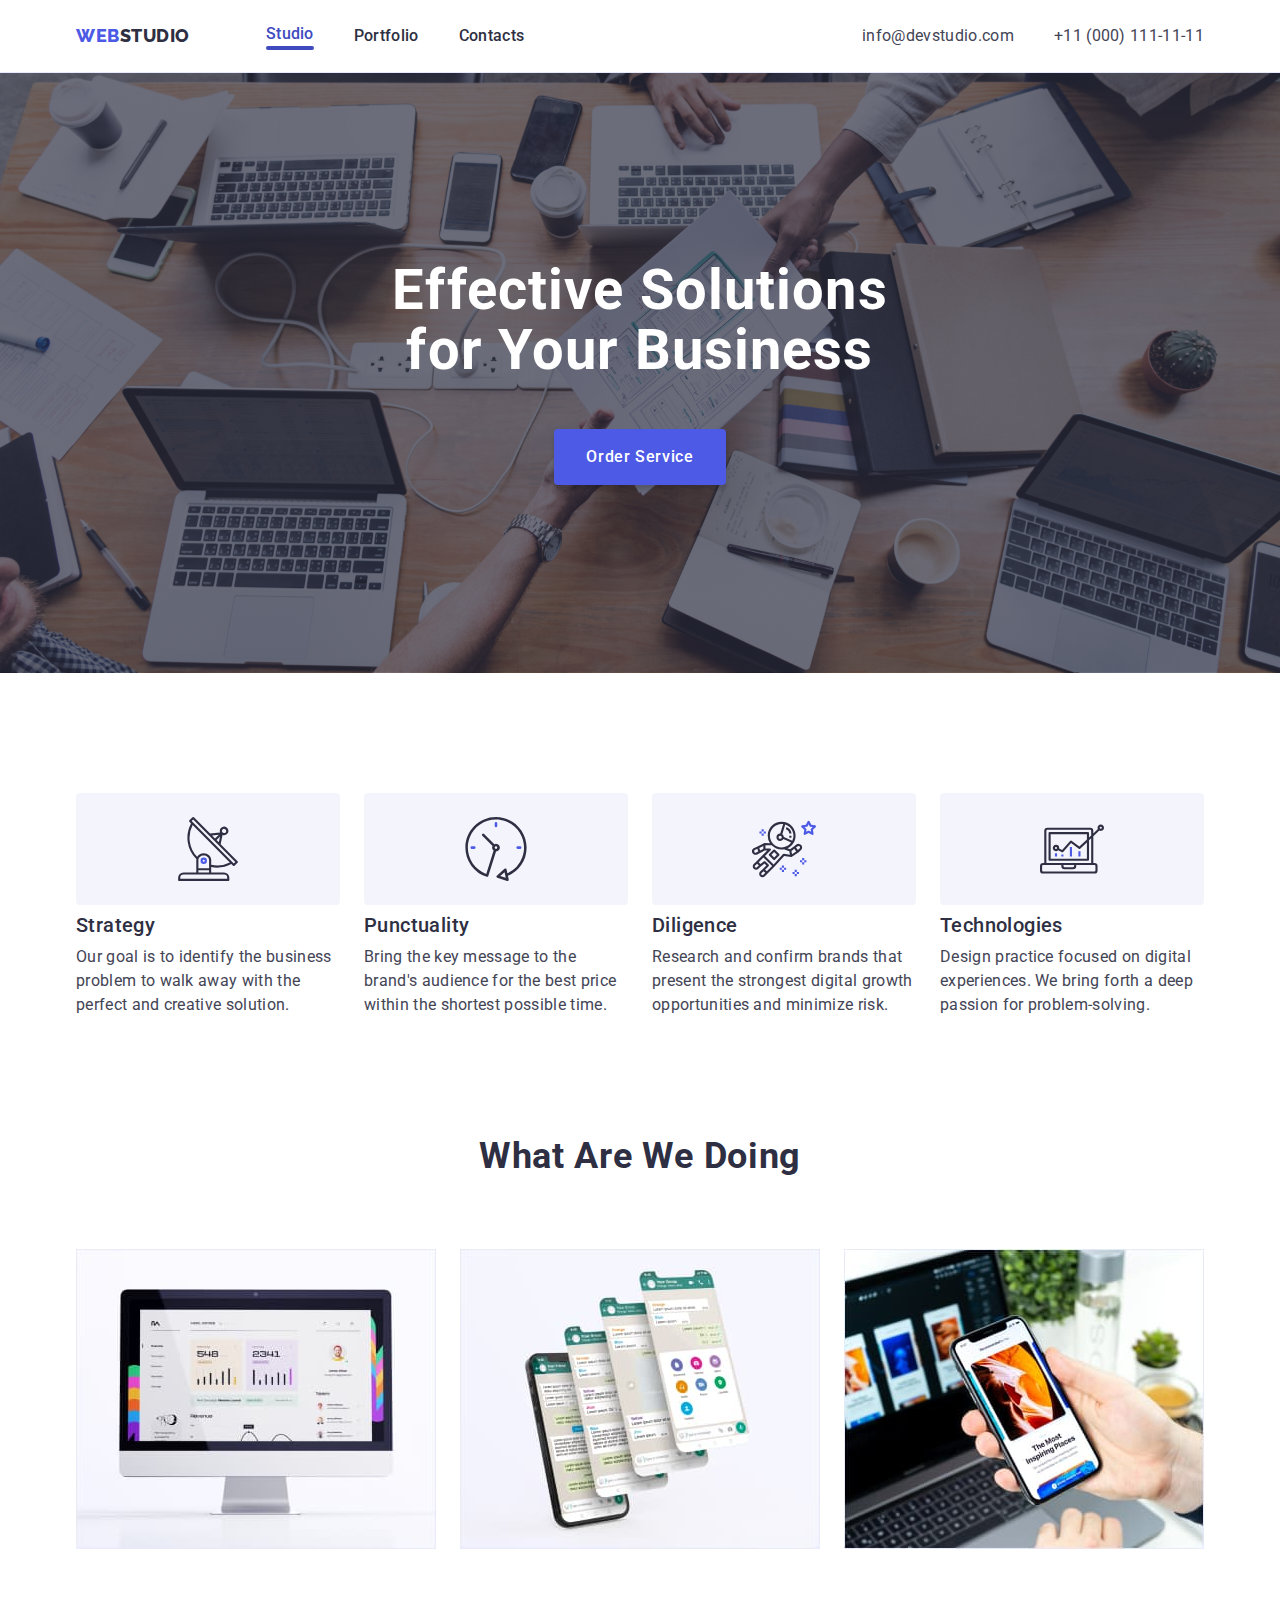
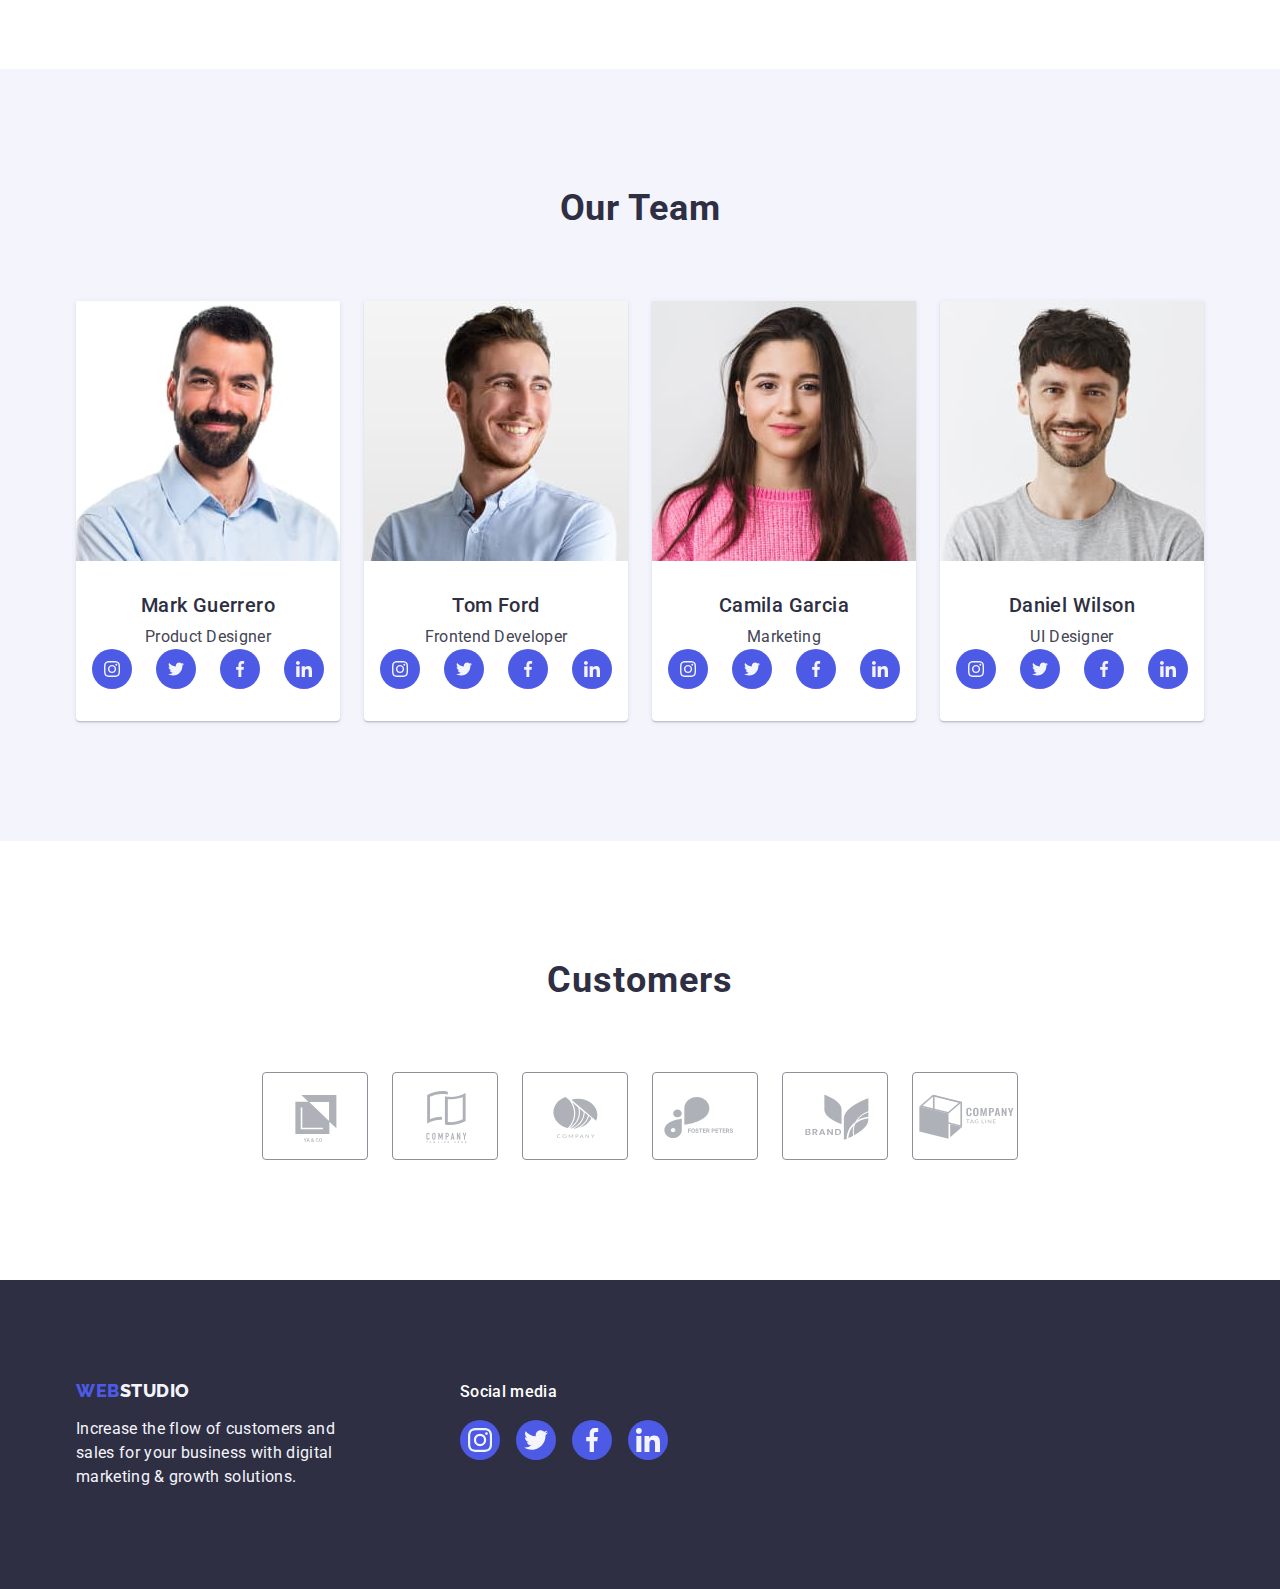
<file: index.html>
<!DOCTYPE html>
<html lang="en">
<head>
    <meta charset="UTF-8">
    <meta http-equiv="X-UA-Compatible" content="IE=edge">
    <meta name="viewport" content="width=device-width, initial-scale=1.0">
    <title>Main page</title>
    <link rel="preconnect" href="https://fonts.googleapis.com">
<link rel="preconnect" href="https://fonts.gstatic.com" crossorigin>
<link href="https://fonts.googleapis.com/css2?family=Raleway:wght@700;800&family=Roboto:wght@400;500;700;900&display=swap" rel="stylesheet">
<link rel="stylesheet" href="https://cdnjs.cloudflare.com/ajax/libs/modern-normalize/1.1.0/modern-normalize.min.css">
<link rel="stylesheet" href="css/styles.css">
</head>

<body>
    <!--Header-->
    <header class="header-section">
        <div class="header-container container">
    <nav class="logo-nav">
        <a class="logo-link link" href="./index.html" >Web<span class="logo-link-dark">Studio</span></a>

    <ul class="site-nav list">
        <li class="item"><a class="menu-link link active" href="./index.html">Studio</a></li>
        <li class="item"><a class="menu-link link" href="./portfolio.html">Portfolio</a></li>
        <li class="item"><a class="menu-link link" href="">Contacts</a></li>
    </ul>
    </nav>

<!--Contact details-->
    <address class="contact">
    <ul class="contact-list list">
    <li class="contact-item">
<a class="contact-link link" href="mailto:info@devstudio.com">info@devstudio.com</a>
    </li>   
    <li class="contact-item">
        <a class="contact-link link" href="tel:+110001111111">+11 (000) 111-11-11</a>
    </li>
    </ul>
    </address>
    </div>
    </header>

    <!--Hero-->
    <main>
        <section class="hero-section">
            <div class="hero-container container">
            <h1 class="hero-title">Effective Solutions for Your Business</h1>
            <button class="order-btn" type="button" data-modal-open >Order Service</button>
        </div>
        </section>

    <!--Our features-->
    <section class="features-section">
        <div class="container">
        <h2 class="visually-hidden">Our features</h2>
        <!--List of features-->
            <ul class="features-list list">
            <li class="features-item">
                <div class="features-svg-wrapper">
                <svg class="features-svg" width="64" height="64">
                    <use href="./images/icon.svg#icon-antenna"></use>
                </svg>
                </div>
            <h3 class="features-title">Strategy</h3>
            <p class="features-text">
                Our goal is to identify the business
problem to walk away with the perfect and creative solution. </p>
            </li>
            <li class="features-item">
                <div class="features-svg-wrapper">
                    <svg class="features-svg" width="64" height="64">
                        <use href="./images/icon.svg#icon-clock"></use>
                    </svg>
                    </div>
                <h3 class="features-title">Punctuality</h3>
                <p class="features-text">
                    Bring the key message to the brand's audience 
for the best price within the shortest possible time.</p>
            </li>
            <li class="features-item">
                <div class="features-svg-wrapper">
                    <svg class="features-svg" width="64" height="64">
                        <use href="./images/icon.svg#icon-astronaut"></use>
                    </svg>
                    </div>
                <h3 class="features-title">Diligence</h3>
                <p class="features-text">
                    Research and confirm brands that present the strongest 
digital growth opportunities and minimize risk.</p>
            </li>
            <li class="features-item">
                <div class="features-svg-wrapper">
                    <svg class="features-svg" width="64" height="64">
                        <use href="./images/icon.svg#icon-diagram"></use>
                    </svg>
                    </div>
                <h3 class="features-title">Technologies</h3>
                <p class="features-text">
                    Design practice focused on digital experiences. 
We bring forth a deep passion for problem-solving.</p>
            </li>
        </ul>
    </div>
    </section>
    <!--What are we doing?-->
    <section class="what-section">
        <div class="container">
        <h2 class="what-title">What are we doing</h2>
        <ul class="what-list list">
            <li class="what-element">
                <img src="./images/laptop.jpg" 
                alt="laptop" 
                width="360"/>
            </li>
            <li class="what-element">
                <img src="./images/phone.jpg" 
                alt="smartphone" 
                width="360"/>
            </li>
            <li class="what-element">
                <img src="./images/smartphone.jpg" 
                alt="iphone"
                width="360"/>
                </li>
        </ul>
    </div>
    </section>
<!--Our Team-->
<section class="team-section">
    <div class="team-container container">
    <h2 class="what-title">Our Team</h2>
    <ul class="employee-list list">
        <li class="employee-card"><img src="./images/mark.jpg" alt="first employee photo" width="264">
        <div class="team-card"><h3 class="features-title">Mark Guerrero</h3>
    <p class="features-text">Product Designer</p>
    <!--SOCIAL MEDIA LINKS-->
    <!--Insta-->
    <ul class="team-social-list list">
        <li class="team-social-item">
          <a class="team-social-link" href="">
            <svg class="team-social-svg" width="16" height="16">
              <use href="./images/icon.svg#icon-instagram"></use>
            </svg>
          </a>
        </li>
        <!--Twitter-->
        <li class="team-social-item">
            <a class="team-social-link" href="">
            <svg class="team-social-svg" width="16" height="16">
                <use href="./images/icon.svg#icon-twitter"></use>
            </svg>
            </a>
        </li>
        <!--Facebook-->
        <li class="team-social-item">
            <a class="team-social-link" href="">
            <svg class="team-social-svg" width="16" height="16">
                <use href="./images/icon.svg#icon-facebook"></use>
            </svg>
            </a>
        </li>
        <!--LinkedIn-->
        <li class="team-social-item">
            <a class="team-social-link" href="">
            <svg class="team-social-svg" width="16" height="16">
                <use href="./images/icon.svg#icon-linkedin"></use>
            </svg>
            </a>
            </li>

            </ul>
            </div>
            </li>

        <li class="employee-card"><img src="./images/tom.jpg" alt="second employee photo" width="264">
            <div class="team-card"><h3 class="features-title">Tom Ford</h3>
            <p class="features-text">Frontend Developer</p>
            <!--SOCIAL MEDIA LINKS-->
    <!--Insta-->
    <ul class="team-social-list list">
        <li class="team-social-item">
          <a class="team-social-link" href="">
            <svg class="team-social-svg" width="16" height="16">
              <use href="./images/icon.svg#icon-instagram"></use>
            </svg>
          </a>
        </li>
        <!--Twitter-->
        <li class="team-social-item">
            <a class="team-social-link" href="">
            <svg class="team-social-svg" width="16" height="16">
                <use href="./images/icon.svg#icon-twitter"></use>
            </svg>
            </a>
        </li>
        <!--Facebook-->
        <li class="team-social-item">
            <a class="team-social-link" href="">
            <svg class="team-social-svg" width="16" height="16">
                <use href="./images/icon.svg#icon-facebook"></use>
            </svg>
            </a>
        </li>
        <!--LinkedIn-->
        <li class="team-social-item">
            <a class="team-social-link" href="">
            <svg class="team-social-svg" width="16" height="16">
                <use href="./images/icon.svg#icon-linkedin"></use>
            </svg>
            </a>
            </li>

            </ul>
        </div>
        </li>
        <li class="employee-card"><img src="./images/camila.jpg" alt="third employee photo" width="264">
        <div class="team-card"><h3 class="features-title">Camila Garcia</h3>
            <p class="features-text">Marketing</p>
        <!--SOCIAL MEDIA LINKS-->
    <!--Insta-->
    <ul class="team-social-list list">
        <li class="team-social-item">
          <a class="team-social-link" href="">
            <svg class="team-social-svg" width="16" height="16">
              <use href="./images/icon.svg#icon-instagram"></use>
            </svg>
          </a>
        </li>
        <!--Twitter-->
        <li class="team-social-item">
            <a class="team-social-link" href="">
            <svg class="team-social-svg" width="16" height="16">
                <use href="./images/icon.svg#icon-twitter"></use>
            </svg>
            </a>
        </li>
        <!--Facebook-->
        <li class="team-social-item">
            <a class="team-social-link" href="">
            <svg class="team-social-svg" width="16" height="16">
                <use href="./images/icon.svg#icon-facebook"></use>
            </svg>
            </a>
        </li>
        <!--LinkedIn-->
        <li class="team-social-item">
            <a class="team-social-link" href="">
            <svg class="team-social-svg" width="16" height="16">
                <use href="./images/icon.svg#icon-linkedin"></use>
            </svg>
            </a>
            </li>

            </ul>
        </div>
        </li>
        <li class="employee-card"><img src="./images/daniel.jpg" alt="fourth employee photo" width="264">
        <div class="team-card"><h3 class="features-title">Daniel Wilson</h3>
            <p class="features-text">UI Designer</p>
            <!--SOCIAL MEDIA LINKS-->
    <!--Insta-->
    <ul class="team-social-list list">
        <li class="team-social-item">
          <a class="team-social-link" href="">
            <svg class="team-social-svg" width="16" height="16">
              <use href="./images/icon.svg#icon-instagram"></use>
            </svg>
          </a>
        </li>
        <!--Twitter-->
        <li class="team-social-item">
            <a class="team-social-link" href="">
            <svg class="team-social-svg" width="16" height="16">
                <use href="./images/icon.svg#icon-twitter"></use>
            </svg>
            </a>
        </li>
        <!--Facebook-->
        <li class="team-social-item">
            <a class="team-social-link" href="">
            <svg class="team-social-svg" width="16" height="16">
                <use href="./images/icon.svg#icon-facebook"></use>
            </svg>
            </a>
        </li>
        <!--LinkedIn-->
        <li class="team-social-item">
            <a class="team-social-link" href="">
            <svg class="team-social-svg" width="16" height="16">
                <use href="./images/icon.svg#icon-linkedin"></use>
            </svg>
            </a>
            </li>

            </ul>
        </div>
        </li>
    </ul>
</div>
</section>


<section class="customers-section section">
    <div class="container">
        <h2 class="customers-title">Customers</h2>
        <ul class="customers-list list">
            <li class="customers-item">
                <a class="customers-link link" href="">
                    <svg class="customers-svg" width="104" height="56">
                        <use href="./images/icon.svg#icon-logo-1"></use>
                      </svg>
                        </a>
        </li>
        <li class="customers-item">
            <a class="customers-link link" href="">
                <svg class="customers-svg" width="104" height="56">
                    <use href="./images/icon.svg#icon-logo-2"></use>
                  </svg>
            </a>
            </li>
    <li class="customers-item">
        <a class="customers-link link" href="">
            <svg class="customers-svg" width="104" height="56">
                <use href="./images/icon.svg#icon-logo-3"></use>
              </svg>
             </a>
            </li>   
            <li class="customers-item">
                <a class="customers-link link" href="">
                    <svg class="customers-svg" width="104" height="56">
                        <use href="./images/icon.svg#icon-logo-4"></use>
                      </svg>
                </a>
            </li>
            
            <li class="customers-item">
                <a class="customers-link link" href="">
                    <svg class="customers-svg" width="104" height="56">
                        <use href="./images/icon.svg#icon-logo-5"></use>
                      </svg>
                </a>
                </li>
                <li class="customers-item">
                    <a class="customers-link link" href="">
                        <svg class="customers-svg" width="104" height="56">
                            <use href="./images/icon.svg#icon-logo-6"></use>
                          </svg>
                    </a>
                </li>
            </ul>
    </div>
</section>
</main>

<!--Footer-->
<footer class="footer-section">
    <div class="footer-container container">
    <div class="footer-left">
    <a class="logo-footer link" href="./index.html">Web<span class="logo-link-light">Studio</span></a>
 <p class="footer-text">Increase the flow of customers and sales for your business with digital marketing 
    & growth solutions.</p>
</div>

<div class="footer-right">
    <p class="footer-social-title">Social media</p>
    <ul class="team-social-list list">
        <li class="team-social-item">
            <a class="team-social-link" href="">
                <svg class="team-social-svg" width="24" height="24">
                <use href="./images/icon.svg#icon-instagram"></use>
                </svg>
            </a></li>
            <li class="team-social-item">
                <a class="team-social-link" href="">
                    <svg class="team-social-svg" width="24" height="24">
                    <use href="./images/icon.svg#icon-twitter"></use>
                    </svg>
                </a></li>
            <li class="team-social-item">
                <a class="team-social-link" href="">
                    <svg class="team-social-svg" width="24" height="24">
                    <use href="./images/icon.svg#icon-facebook"></use>
                    </svg>
                </a></li>
                <li class="team-social-item">
                    <a class="team-social-link" href="">
                        <svg class="team-social-svg" width="24" height="24">
                        <use href="./images/icon.svg#icon-linkedin"></use>
                        </svg>
                    </a></li>

    </ul>
</div>
</div>
</footer>

<!--Modal window-->

<!-- modal-window -->
<div class="backdrop is-hidden" data-modal>
    <div class="modal">
      <button type="button" class="close-modal" data-modal-close>
        <svg class="close-modal-icon" width="8" height="8">
          <use href="./images/icon.svg#icon-close-black"></use>
        </svg>
      </button>
    </div>
  </div>

  <script src="./js/modal.js"></script>

<!--Modal window-->
</body>

</html>
</file>
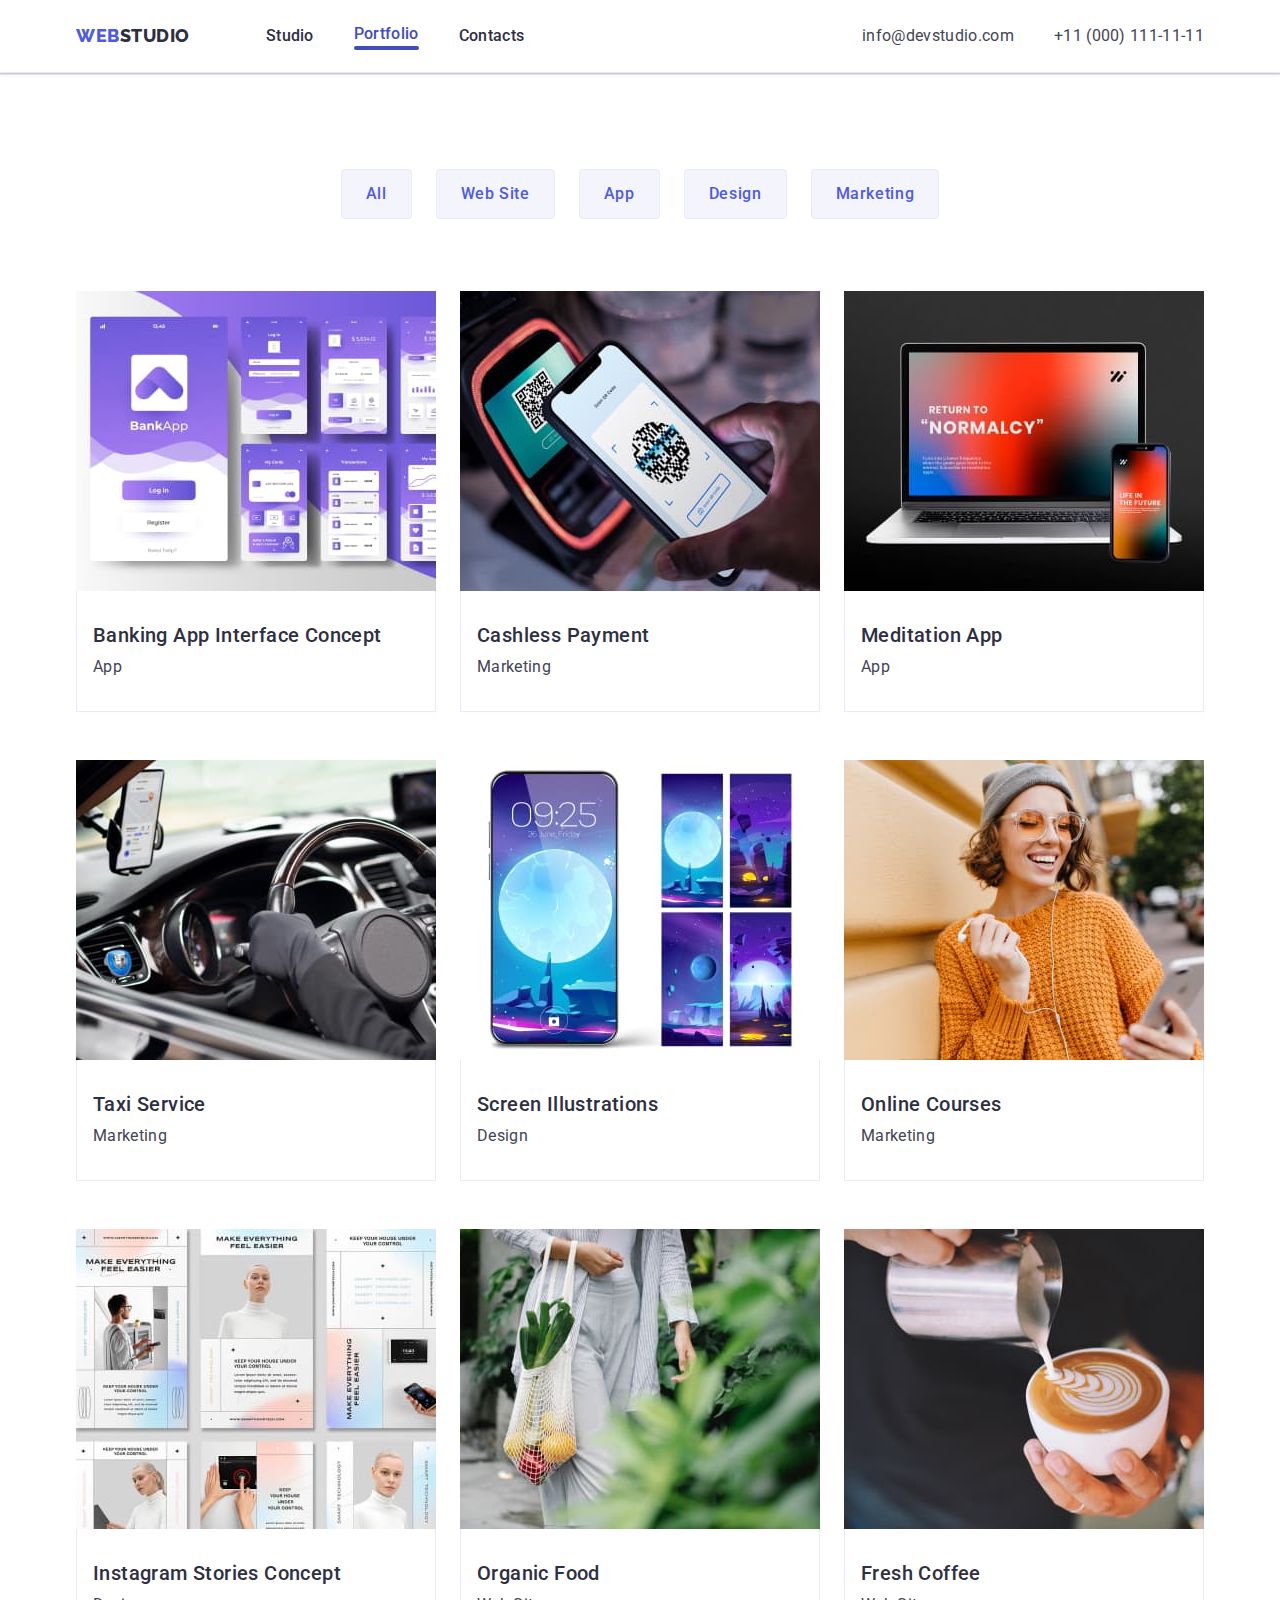
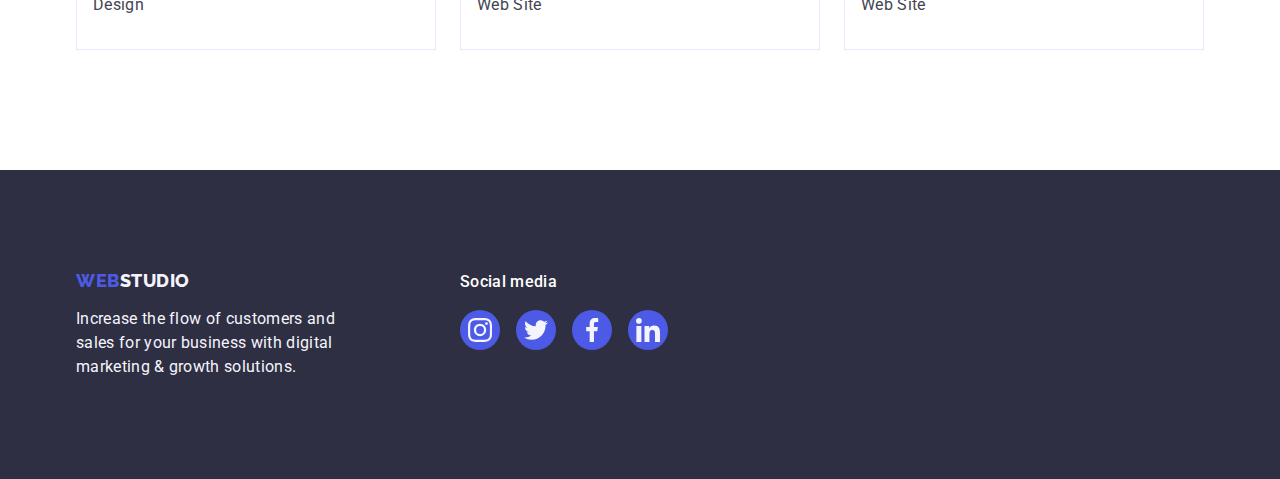
<file: portfolio.html>
<!DOCTYPE html>
<html lang="en">
<head>
    <meta charset="UTF-8">
    <meta http-equiv="X-UA-Compatible" content="IE=edge">
    <meta name="viewport" content="width=device-width, initial-scale=1.0">
    <title>Portfolio</title>
    <link rel="preconnect" href="https://fonts.googleapis.com">
<link rel="preconnect" href="https://fonts.gstatic.com" crossorigin>
<link href="https://fonts.googleapis.com/css2?family=Raleway:wght@700;800&family=Roboto:wght@400;500;700;900&display=swap" rel="stylesheet">
<link rel="stylesheet" href="https://cdnjs.cloudflare.com/ajax/libs/modern-normalize/1.1.0/modern-normalize.min.css">
<link rel="stylesheet" href="css/styles.css">
</head>

<body>
<!--Header-->
<header class="header-section">
    <div class="header-container container">
<nav class="logo-nav">
    <a class="logo-link link" href="./index.html" >Web<span class="logo-link-dark">Studio</span></a>

<ul class="site-nav list">
    <li class="item"><a class="menu-link link " href="./index.html">Studio</a></li>
    <li class="item"><a class="menu-link link active" href="./portfolio.html">Portfolio</a></li>
    <li class="item"><a class="menu-link link" href="">Contacts</a></li>
</ul>
</nav>

<!--Contact details-->
<address class="contact">
<ul class="contact-list list">
<li class="contact-item">
<a class="contact-link link" href="mailto:info@devstudio.com">info@devstudio.com</a>
</li>   
<li class="contacts-item">
    <a class="contact-link link" href="tel:+110001111111">+11 (000) 111-11-11</a>
</li>
</ul>
</address>
</div>
</header>

        <!--Portfolio display-->
        <main>
            <section class="portfolio-section">
                <div class="portfolio-container container">
            <h1 class="visually-hidden">Portfolio</h1>
            <ul class="portfolio-list list">
                <li><button class="portfolio-btn" type="button">All</button></li>
                <li><button class="portfolio-btn" type="button">Web Site</button></li>
                <li><button class="portfolio-btn" type="button">App</button></li>
                <li><button class="portfolio-btn" type="button">Design</button></li>
                <li><button class="portfolio-btn" type="button">Marketing</button></li>
            </ul>


        <!--Gallery-->
        <ul class="portfolio-gallery list">
            <li class="portfolio-element">
                <a class="portfolio-gallery-link link" href="">
                <div class="portfolio-img-wrapper"><img src="./images/img-1.jpg" alt="Bank Application">
                 <p class="portfolio-overlay">14 Stylish and User-Friendly App Design Concepts · Task Manager App · Calorie
                    Tracker App · Exotic Fruit Ecommerce App · Cloud Storage App</p>
                    </div>  
               <div class="content-wrapper"> <h2 class="features-title">Banking App Interface Concept</h2>
                <p class="features-text">App</p></div>
        </a>
        </li>

        <li class="portfolio-element">
            <a class="portfolio-gallery-link link" href="">
                <div class="portfolio-img-wrapper"><img src="./images/img-2.jpg" alt="Cashless Payment">
                <p class="portfolio-overlay">14 Stylish and User-Friendly App Design Concepts · Task Manager App · Calorie
                Tracker App · Exotic Fruit Ecommerce App · Cloud Storage App</p>
                </div> 
            <div class="content-wrapper"><h2 class="features-title">Cashless Payment</h2>
            <p class="features-text">Marketing</p></div>
        </a>
        </li>

        <li class="portfolio-element">
            <a class="portfolio-gallery-link link" href="">
            <div class="portfolio-img-wrapper"><img src="./images/img-3.jpg" alt="Meditation App">
            <p class="portfolio-overlay">14 Stylish and User-Friendly App Design Concepts · Task Manager App · Calorie
            Tracker App · Exotic Fruit Ecommerce App · Cloud Storage App</p>
            </div>
            <div class="content-wrapper"><h2 class="features-title">Meditation App</h2>
            <p class="features-text">App</p></div>
        </a>
        </li>

        <li class="portfolio-element">
            <a class="portfolio-gallery-link link" href="">
            <div class="portfolio-img-wrapper"><img src="./images/img-4.jpg" alt="Taxi Service">
            <p class="portfolio-overlay">14 Stylish and User-Friendly App Design Concepts · Task Manager App · Calorie
            Tracker App · Exotic Fruit Ecommerce App · Cloud Storage App</p>
            </div>
            <div class="content-wrapper"><h2 class="features-title">Taxi Service</h2>
            <p class="features-text">Marketing</p></div>
        </a>
        </li>

        <li class="portfolio-element">
            <a class="portfolio-gallery-link link" href="">
                <div class="portfolio-img-wrapper"><img src="./images/img-5.jpg" alt="Screen Illustrations">
                <p class="portfolio-overlay">14 Stylish and User-Friendly App Design Concepts · Task Manager App · Calorie
                Tracker App · Exotic Fruit Ecommerce App · Cloud Storage App</p>
                </div>
            <div class="content-wrapper"><h2 class="features-title">Screen Illustrations</h2>
            <p class="features-text">Design</p></div>
        </a>
        </li>
        
        <li class="portfolio-element">
            <a class="portfolio-gallery-link link" href="">
            <div class="portfolio-img-wrapper"><img src="./images/img-6.jpg" alt="Online Courses">
            <p class="portfolio-overlay">14 Stylish and User-Friendly App Design Concepts · Task Manager App · Calorie
            Tracker App · Exotic Fruit Ecommerce App · Cloud Storage App</p>
            </div>
            <div class="content-wrapper"><h2 class="features-title">Online Courses</h2>
            <p class="features-text">Marketing</p></div>
        </a>
        </li>

        <li class="portfolio-element">
            <a class="portfolio-gallery-link link" href="">
            <div class="portfolio-img-wrapper"><img src="./images/img-7.jpg" alt="Instagram Stories Concept">
            <p class="portfolio-overlay">14 Stylish and User-Friendly App Design Concepts · Task Manager App · Calorie
            Tracker App · Exotic Fruit Ecommerce App · Cloud Storage App</p>
            </div>
            <div class="content-wrapper"><h2 class="features-title">Instagram Stories Concept</h2>
            <p class="features-text">Design</p></div>
        </a>
        </li>

        <li class="portfolio-element">
            <a class="portfolio-gallery-link link" href="">
            <div class="portfolio-img-wrapper"><img src="./images/img-8.jpg" alt="Organic Food">
                <p class="portfolio-overlay">14 Stylish and User-Friendly App Design Concepts · Task Manager App · Calorie
                Tracker App · Exotic Fruit Ecommerce App · Cloud Storage App</p>
                </div>
            <div class="content-wrapper"><h2 class="features-title">Organic Food</h2>
            <p class="features-text">Web Site</p></div> 
        </a>
        </li>

        <li class="portfolio-element">
            <a class="portfolio-gallery-link link" href="">
            <div class="portfolio-img-wrapper"><img src="./images/img-9.jpg" alt="Organic Food">
            <p class="portfolio-overlay">14 Stylish and User-Friendly App Design Concepts · Task Manager App · Calorie
                Tracker App · Exotic Fruit Ecommerce App · Cloud Storage App</p>
                </div>
            <div class="content-wrapper"><h2 class="features-title">Fresh Coffee</h2>
            <p class="features-text">Web Site</p></div>
        </a>
        </li>
         </ul>
        </div>
        </section>
        </main>

        <!--Footer-->
<footer class="footer-section">
    <div class="footer-container container">
    <div class="footer-left">
    <a class="logo-footer link" href="./index.html">Web<span class="logo-link-light">Studio</span></a>
 <p class="footer-text">Increase the flow of customers and sales for your business with digital marketing 
    & growth solutions.</p>
</div>

<div class="footer-right">
    <p class="footer-social-title">Social media</p>
    <ul class="team-social-list list">
        <li class="team-social-item">
            <a class="team-social-link" href="">
                <svg class="team-social-svg" width="24" height="24">
                <use href="./images/icon.svg#icon-instagram"></use>
                </svg>
            </a></li>
            <li class="team-social-item">
                <a class="team-social-link" href="">
                    <svg class="team-social-svg" width="24" height="24">
                    <use href="./images/icon.svg#icon-twitter"></use>
                    </svg>
                </a></li>
            <li class="team-social-item">
                <a class="team-social-link" href="">
                    <svg class="team-social-svg" width="24" height="24">
                    <use href="./images/icon.svg#icon-facebook"></use>
                    </svg>
                </a></li>
                <li class="team-social-item">
                    <a class="team-social-link" href="">
                        <svg class="team-social-svg" width="24" height="24">
                        <use href="./images/icon.svg#icon-linkedin"></use>
                        </svg>
                    </a></li>

    </ul>
</div>
</div>
</footer>

</body>
</html>
</file>
<file: css/styles.css>
:root {
  --general-text-color: #434455;
  --white-color: #ffffff;
  --dark-color: #2e2f42;
  --light-color: #f4f4fd;
  --link-color: #4d5ae5;
  --link-active-color: #404bbf;
  --light-color:#F4F4FD;
  --icon-color:#8E8F99;
}

/*Resets*/
/* global-selectors */
*,
*::before,
*::after {
  margin: 0;
  padding: 0;
}

.visually-hidden {
  position: absolute;
  width: 1px;
  height: 1px;
  margin: -1px;
  border: 0;
  padding: 0;
  
  white-space: nowrap;
  clip-path: inset(100%);
  clip: rect(0 0 0 0);
  overflow: hidden;
}

.container {
  width: 1158px;
  margin-left: auto;
  margin-right: auto;
  padding-left: 15px;
  padding-right: 15px;
  /*outline: 2px solid tomato;*/
}
 

ul,
ol {
  margin-top: 0;
  margin-bottom: 0;
  padding-left: 0;
  list-style: none;
}

.link {
  color: currentColor;
  text-decoration: none;
  cursor: pointer;
  transition: color 250ms cubic-bezier(0.4, 0, 0.2, 1);
}

.link:hover,
.link:focus {
  transition: color 250ms cubic-bezier(0.4, 0, 0.2, 1);}

button {
  font-family: inherit;
  color: currentColor;
  cursor: pointer;
}

.list {
  list-style: none;
  padding: 0;
  margin: 0;
}

.section {
  padding-top: 120px;
  padding-bottom: 120px;
  margin-left: auto;
  margin-right: auto;
}

h1,
h2,
h3,
h4,
h5,
h6,
p {
  margin: 0;
}

img{
  display: block;
}

/*Resets end*/

body{
  font-family: 'Roboto', sans-serif;
  background-color: var(--white-color);
  color: var(--general-text-color);
}

/*HEADER*/
.header-section{
  border-bottom: 1px solid #E7E9FC;
  box-shadow: 0px 2px 1px rgba(46, 47, 66, 0.08), 0px 1px 1px rgba(46, 47, 66, 0.16),
  0px 1px 6px rgba(46, 47, 66, 0.08);
}
.header-container{
  display: flex;
  align-items: center;
  justify-content: space-between;
}
.site-nav{
  display: flex;
  align-items: center;
  gap: 40px;
}

.logo-nav{
  display: flex;
  align-items: center;
}
.contact-list{
  display: flex;
  align-items: center;
  padding-top: 0;
  padding-bottom: 0;
}
.contact-item{
  padding-top: 0;
  padding-bottom: 0;
}
.contact-item:not(:last-child)
{
  margin-right: 40px;
}
.logo-link{
  display: inline-block;
  padding-top: 24px;
  padding-bottom: 24px;
  font-family: 'Raleway', sans-serif;
  font-weight: 800;
  font-size: 18px;
  line-height: 1.17;
  letter-spacing: 0.03em;
  text-transform: uppercase;
  color: var(--link-color);
  margin-right: 76px;
  }
  
  .logo-link-dark{
  color: var(--dark-color);
  }
  .logo-link-light{
  color: var(--light-color);
  }
  
  .menu-link {
    font-weight: 500;
    font-size: 16px;
    line-height: 1.5;
    letter-spacing: 0.02em;
    color: var(--dark-color);
  }
  
  .active::after {
    content: '';
    display: block;
    width: 100%;
    height: 4px;
    margin-top: 20px;
    border-radius: 2px;
    background-color: var(--link-active-color);
    margin-top: 0;
  }
  
  .active {
    color: var(--link-active-color);
  }
  
  .menu-link:hover,
  .menu-link:focus {
    color: var(--link-active-color);
  }
  


  .contact{
  font-style: normal;
  }
  .contact-link{
    display: block;
  font-family: 'Roboto',sans-serif;
  font-style: normal;
  font-weight: 400;
  font-size: 16px;
  line-height: 1.5;
  letter-spacing: 0.02em;
  color: var(--general-text-color);
  padding-top: 24px;
  padding-bottom: 24px;
  }
  
  .contact-link:hover,
  .contact-link:focus {
  color: var(--link-active-color);
  }
/*HERO*/
.hero-section{
  background-color: var(--dark-color);
  padding-top: 188px;
  padding-bottom: 188px;
  background-image: linear-gradient(
    rgba(46, 47, 66, 0.7),
    rgba(46, 47, 66, 0.7)
  ),
  url(../images/people-office.jpg);

  background-position: center;
  background-repeat: no-repeat;
  background-size: cover;
  max-width: 1440px;

  
}
.hero-container{
  text-align: center;
}
.hero-title{
  max-width: 496px;
  font-weight: 700;
  font-size: 56px;
  line-height: 1.07;
  letter-spacing: 0.02em;
  color: var(--white-color);
  margin-bottom: 48px;
  margin-left: auto;
  margin-right: auto;
}
.order-btn{
display: block;
min-width: 169px;
font-family: 'Roboto',sans-serif;
font-style: normal;
font-weight: 500;
font-size: 16px;
line-height: 1.5;
letter-spacing: 0.04em;
color: var(--white-color);
background: var(--link-color);
box-shadow: 0px 4px 4px rgba(0, 0, 0, 0.15);
border-radius: 4px;
border: 0;
cursor: pointer;
padding: 16px 32px;
margin-left: auto;
margin-right: auto;
}
.order-btn:hover{
background-color: #404bbf;
transition: border-color 250ms cubic-bezier(0.4, 0, 0.2, 1),
background-color 250ms cubic-bezier(0.4, 0, 0.2, 1),
box-shadow 250ms cubic-bezier(0.4, 0, 0.2, 1);
}

.order-btn:focus {
background-color: #404bbf;
background-color: #404bbf;
transition: border-color 250ms cubic-bezier(0.4, 0, 0.2, 1),
background-color 250ms cubic-bezier(0.4, 0, 0.2, 1),
box-shadow 250ms cubic-bezier(0.4, 0, 0.2, 1);
}
/*FEATURES*/
.features-section{
  margin-left: auto;
  margin-right: auto;
  padding: 120px 0px;
  background-color: var(--white-color);
}

.features-list{
  display: flex;
  gap: 24px;
}
.features-item{
  flex-basis: calc((100%-72)/4);
}
.features-title{
  font-weight: 500;
  font-size: 20px;
  line-height: 1.2;
  letter-spacing: 0.02em;
  color: var(--dark-color);
  margin-bottom: 8px;
  }
  
  .features-text{
  font-size: 16px;
  line-height: 1.5;
  letter-spacing: 0.02em;
  color: var(--general-text-color)
  }

.features-svg-wrapper{
background: #F4F4FD;
border-radius: 4px;
width: 264px;
height: 112px;
margin-bottom: 8px;
display: flex;
justify-content: center;
align-items: center;
}
.features-svg{
  height: 64px;
  margin-left: 0;
  margin-right: 0;
}
/*WHAT ARE WE DOING*/
.what-section{
  background: var(--white-color);
  padding-bottom: 120px;
 
}
.what-section .container{
  border-radius: 0px 0px 4px 4px;
}
.what-list{
  display: flex;
  gap: 24px;
}
.what-element{
  flex-basis: calc((100% - 48px) / 3);
}
.what-title{
  font-weight: 700;
  font-size: 36px;
  line-height: 1.11;
  text-align: center;
  letter-spacing: 0.02em;
  text-transform: capitalize;
  color: var(--dark-color);
  margin-bottom: 72px;
  }
/*OUR TEAM*/
.team-section{
  background-color:var(--light-color);
  padding: 120px 0;
  }

.employee-list{
  display: flex;
  gap: 24px;
}
.employee-card{
  background-color: var(--white-color);
  flex-basis: calc(100%-72)/4;
  box-shadow: 0px 1px 6px rgba(46, 47, 66, 0.08), 0px 1px 1px rgba(46, 47, 66, 0.16), 0px 2px 1px rgba(46, 47, 66, 0.08);
border-radius: 0px 0px 4px 4px;
flex-basis: calc((100%-72px) /4);
  }
.team-card{
  padding: 32px 0px;
  border-radius: 0px 0px 4px 4px;
  border-top: none;
}
.employee-list .features-title,
.employee-list .features-text{
  text-align: center;
}
.team-social-list {
  display: flex;
  gap: 24px;
  justify-content: center;
}
.team-social-link{
  background-color: var(--link-color);
  border-radius: 50%;
  display: flex;
  justify-content: center;
  align-items: center;
  width: 40px;
  height: 40px;
  transition: background-color 250ms cubic-bezier(0.4, 0, 0.2, 1);
}
.team-social-svg{
  fill: var(--light-color);
}
.team-social-link:hover,
.team-social-link:focus{
  background-color: var(--link-active-color);
  transition: background-color 250ms cubic-bezier(0.4, 0, 0.2, 1);
}

/*Customers*/
.customers-section{
  padding-top: 120px;
  padding-bottom: 120px;
}
.customers-title {
  margin-bottom: 72px;
  font-family: "Roboto", sans-serif;
  font-style: normal;
  font-weight: 700;
  font-size: 36px;
  line-height: 1.1;
  text-align: center;
  letter-spacing: 0.03em;
  color: var(--dark-color);
}
.customers-list{
  display: flex;
  justify-content: center;
  gap: 24px;
}
.customers-item{
  height: 88px;
  flex-basis: calc((100%-120px)/ 6);
}
.customers-link{
  width: 100%;
  height: 100%;
  display: flex;
  align-items: center;
  justify-content: center;
  border-radius: 4px;
  border: 1px solid #8e8f99;
  color: #afb1b8;
  transition: border-color 250ms cubic-bezier(0.4, 0, 0.2, 1),
  color 250ms cubic-bezier(0.4, 0, 0.2, 1);
}
.customers-link:hover {
  border-color: #404bbf;
  color: #404bbf;
  transition: border-color 250ms cubic-bezier(0.4, 0, 0.2, 1),
  color 250ms cubic-bezier(0.4, 0, 0.2, 1);
}
.customers-link:focus {
  border-color: #404bbf;
  color: #404bbf;
  transition: border-color 250ms cubic-bezier(0.4, 0, 0.2, 1),
  color 250ms cubic-bezier(0.4, 0, 0.2, 1);
}

.customers-svg {
  fill: currentColor;
}



/*footer*/
.footer-section{

  background: var(--dark-color);
  padding: 100px 0 
}
.footer-container {
  display: flex;
  align-items: baseline;
  gap: 120px;
}

  .footer-text{
  width: 264px;
  font-family: 'Roboto',sans-serif;
  font-style: normal;
  font-weight: 400;
  font-size: 16px;
  line-height: 1.5;
  letter-spacing: 0.02em;
  color:var(--light-color);
  }
  .logo-footer{
    display: inline-block;
    margin-bottom: 16px;
  font-family: 'Raleway', sans-serif;
    font-weight: 800;
    font-size: 18px;
    line-height: 1.17;
    letter-spacing: 0.03em;
    text-transform: uppercase;
    color: var(--link-color);
    margin-right: 76px;}

  .footer-social-title{
    font-weight: 500;
    font-size: 16px;
    line-height: 1.5;
    letter-spacing: 0.02em;
    color: var(--white-color);
    margin-bottom: 16px
  }
  

  .footer-section .team-social-list {
    gap: 16px;
  }

  .footer-section .team-social-link {
    background-color: var(--link-color);
    transition: background-color 250ms cubic-bezier(0.4, 0, 0.2, 1);
  }

  .footer-section .team-social-link:hover,
  .footer-section .team-social-link:focus {
    background-color: #31d0aa;
    transition: background-color 250ms cubic-bezier(0.4, 0, 0.2, 1);
  }
  
  .footer-section .team-social-svg {
    fill: var(--light-color);
  }
  

  /*PORTFOLIO*/
  .portfolio-section{
  padding: 96px 0 120px;
  padding-top: 96px;
  padding-bottom: 120px;
  margin-top: auto;
  margin-bottom: auto;
  }
  .portfolio-list{
    display: flex;
    justify-content: center;
    gap: 24px;
    margin-bottom: 72px;
  }
  .portfolio-btn {
    padding: 12px 24px;
    font-family: "Roboto", sans-serif;
    font-weight: 500;
    font-size: 16px;
    line-height: 1.5;
    letter-spacing: 0.04em;
    border: 1px solid #e7e9fc;
    border-radius: 4px;
    background-color: var(--light-color);
    color: var(--link-color);
    cursor: pointer;
    transition: color 250ms cubic-bezier(0.4, 0, 0.2, 1),
    border-color 250ms cubic-bezier(0.4, 0, 0.2, 1),
    background-color 250ms cubic-bezier(0.4, 0, 0.2, 1),
    box-shadow 250ms cubic-bezier(0.4, 0, 0.2, 1);
        }
    
    .portfolio-btn:hover{
    border: 1px solid transparent;
    background: #404bbf;
    color: var(--white-color);
    box-shadow: 0px 3px 1px rgba(0, 0, 0, 0.1), 0px 2px 1px rgba(0, 0, 0, 0.08),
    0px 2px 2px rgba(0, 0, 0, 0.12);
    transition: color 250ms cubic-bezier(0.4, 0, 0.2, 1),
    border-color 250ms cubic-bezier(0.4, 0, 0.2, 1),
    background-color 250ms cubic-bezier(0.4, 0, 0.2, 1),
    box-shadow 250ms cubic-bezier(0.4, 0, 0.2, 1);
    }
    .portfolio-btn:focus{
    border: 1px solid transparent;
    background: #404bbf;
    color: var(--white-color);
    box-shadow: 0px 3px 1px rgba(0, 0, 0, 0.1), 0px 2px 1px rgba(0, 0, 0, 0.08),
      0px 2px 2px rgba(0, 0, 0, 0.12); }
.portfolio-gallery{
  display: flex;
  justify-content: center;
  flex-wrap: wrap;
  gap: 24px;
  row-gap: 48px
}
.portfolio-element{
  flex-basis: calc((100% - 48px) / 3);
}
.portfolio-gallery-link{
  display: block;
}
.portfolio-gallery-link:hover,
.portfolio-gallery-link:focus{
  box-shadow: 0px 1px 6px rgba(46, 47, 66, 0.08),
  0px 1px 1px rgba(46, 47, 66, 0.16), 0px 2px 1px rgba(46, 47, 66, 0.08);
}

.portfolio-gallery-link:hover .portfolio-overlay,
.portfolio-gallery-link:focus .portfolio-overlay{
  transform: translate(0,0);
  transition: transform 250ms cubic-bezier(0.4, 0, 0.2, 1);

}
.portfolio-img-wrapper{
  position: relative;
  overflow: hidden;
}

.portfolio-overlay{
position: absolute;
overflow-y: auto;
top: 0;
left: 0;
height: 100%;
width: 100%;
padding: 40px 32px;
transform: translate(0,100%);
text-align: left;
font-size: 16px;
line-height: 1.5;
background-color:rgba(77, 90, 229, 1);
color: var(--light-color);

}
.content-wrapper{
  border: 1px solid #E7E9FC;
  border-top: none;
  background: var(--white-color);
  padding-top: 32px;
  padding: 32px 16px;
  width: 360px;
}
/* ======================= /Modal ========================== */

.backdrop {
  position: fixed;
  left: 0;
  top: 0;
  width: 100%;
  height: 100%;
  background-color: rgba(46, 47, 66, 0.4);
  transition: opacity 500ms cubic-bezier(0.4, 0, 0.2, 1),
    visibility 500ms cubic-bezier(0.4, 0, 0.2, 1);
}

.modal {
  position: absolute;
  left: 50%;
  top: 50%;
  width: 408px;
  height: 576px;
  transform: translate(-50%, -50%);
  background-color: var(--white-color);
  box-shadow: 0px 1px 1px rgba(0, 0, 0, 0.14), 0px 1px 3px rgba(0, 0, 0, 0.12),
    0px 2px 1px rgba(0, 0, 0, 0.2);
  border-radius: 4px;
  transition: scale 500ms cubic-bezier(0.4, 0, 0.2, 1), transform 500ms cubic-bezier(0.4, 0, 0.2, 1);
}

.close-modal {
  position: absolute;
  display: flex;
  justify-content: center;
  align-items: center;
  right: 0;
  top: 0;
  width: 24px;
  height: 24px;
  margin-right: 24px;
  margin-top: 24px;
  background: #e7e9fc;
  border-radius: 50%;
  color: var(--dark-color);
  border: 1px solid rgba(0, 0, 0, 0.1);
  transition: color 250ms cubic-bezier(0.4, 0, 0.2, 1),
    border-color 250ms cubic-bezier(0.4, 0, 0.2, 1),
    background-color 250ms cubic-bezier(0.4, 0, 0.2, 1);
}

.close-modal:hover,
.close-modal:focus {
  color: var(--white-color);
  background-color: var(--link-active-color);
  border: transparent;
  transition: color 250ms cubic-bezier(0.4, 0, 0.2, 1),
    border-color 250ms cubic-bezier(0.4, 0, 0.2, 1),
    background-color 250ms cubic-bezier(0.4, 0, 0.2, 1);
}

.close-modal-icon {
  fill: currentColor;
}

.is-hidden {
  visibility: hidden;
  opacity: 0;
  pointer-events: none;
  transition: opacity 500ms cubic-bezier(0.4, 0, 0.2, 1),
    visibility 500ms cubic-bezier(0.4, 0, 0.2, 1);
}

.is-hidden .modal {
  scale: 50%;
  transform: translate(-100%, -100%);
  transition: scale 500ms cubic-bezier(0.4, 0, 0.2, 1), transform 500ms cubic-bezier(0.4, 0, 0.2, 1);
}
</file>
